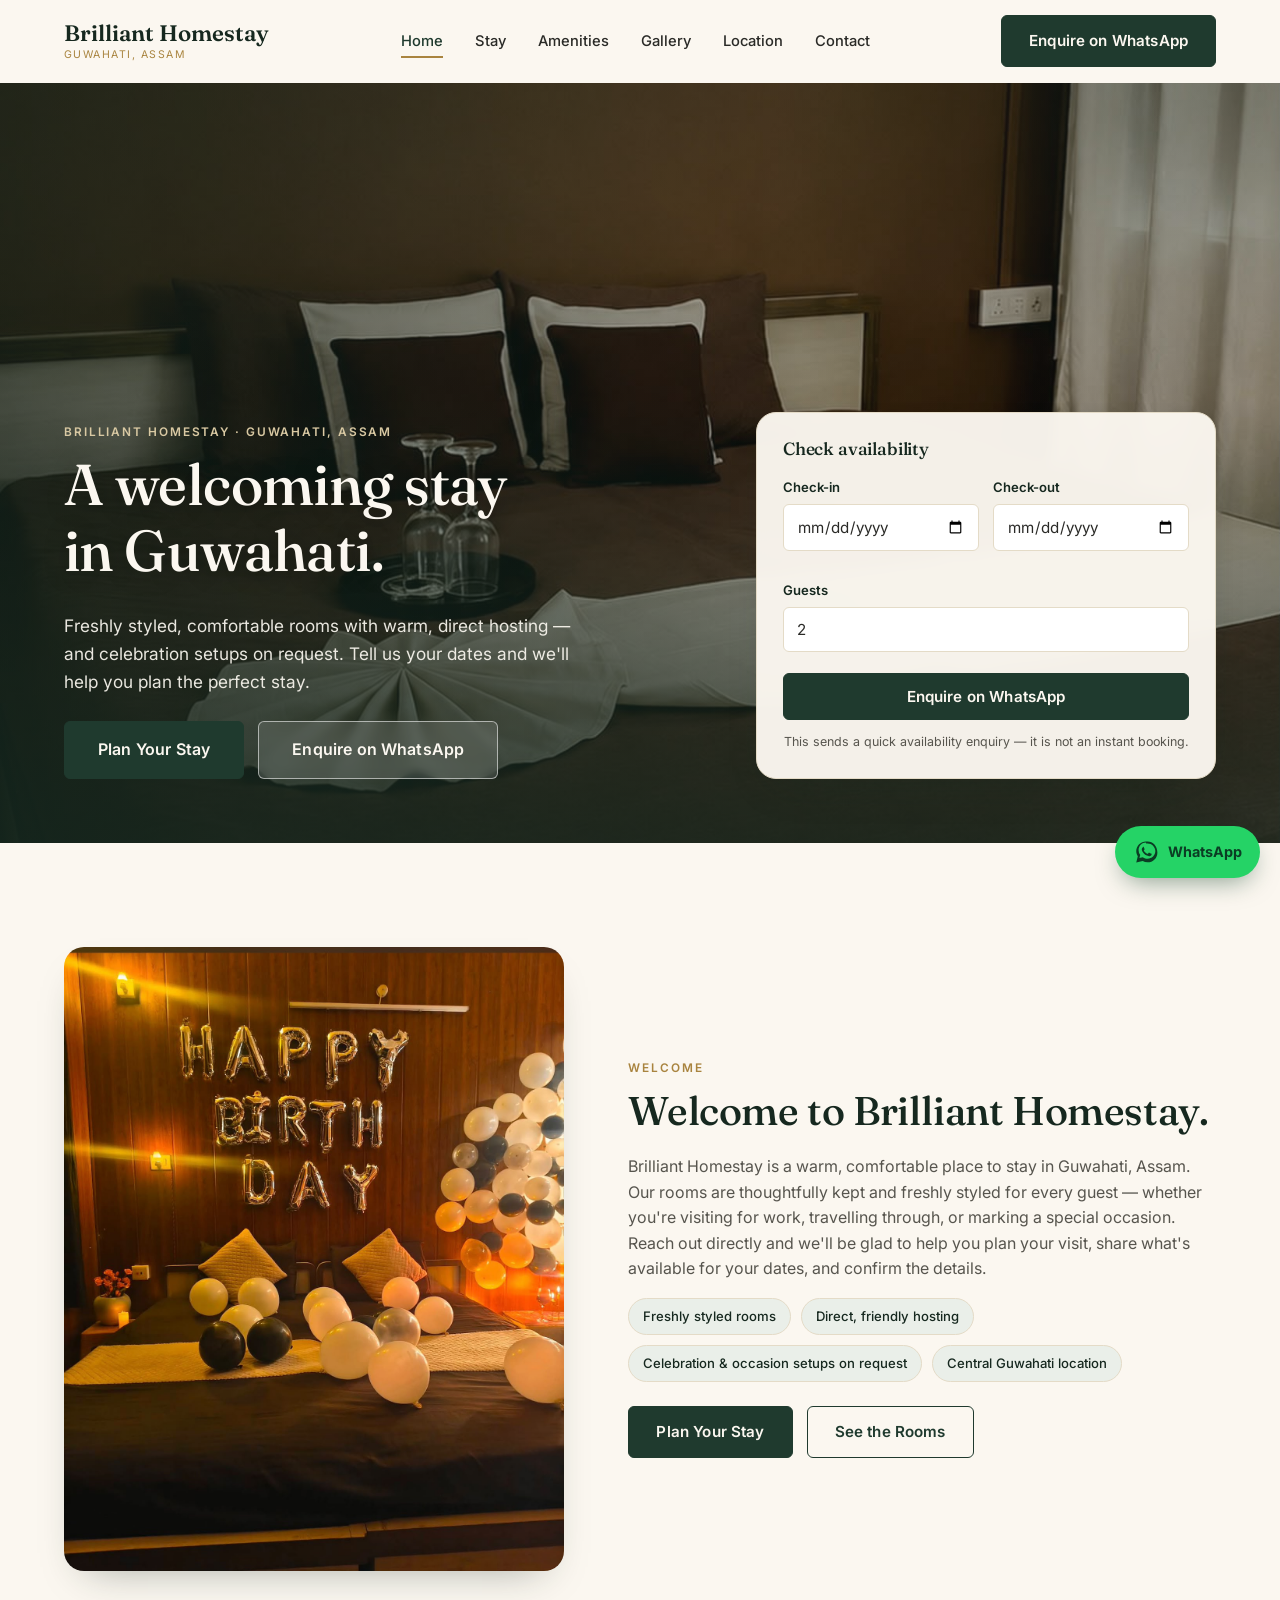
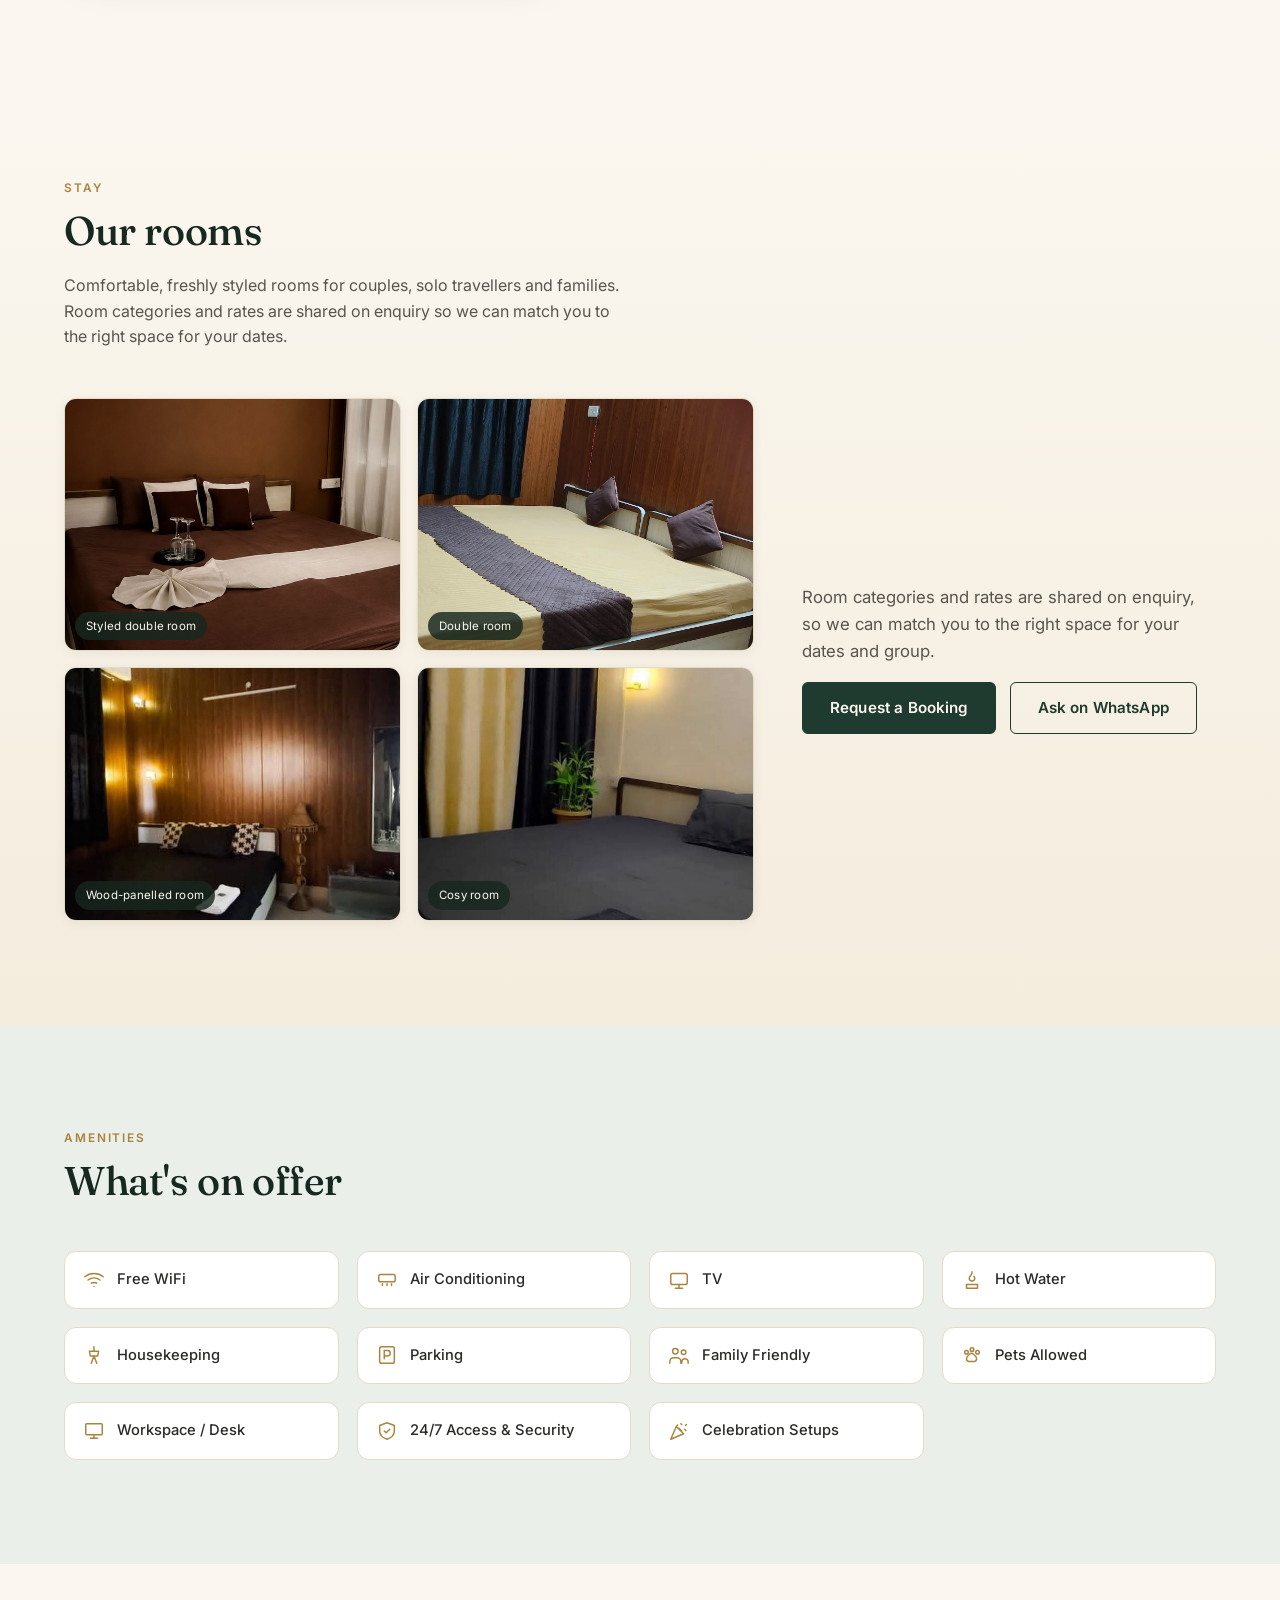
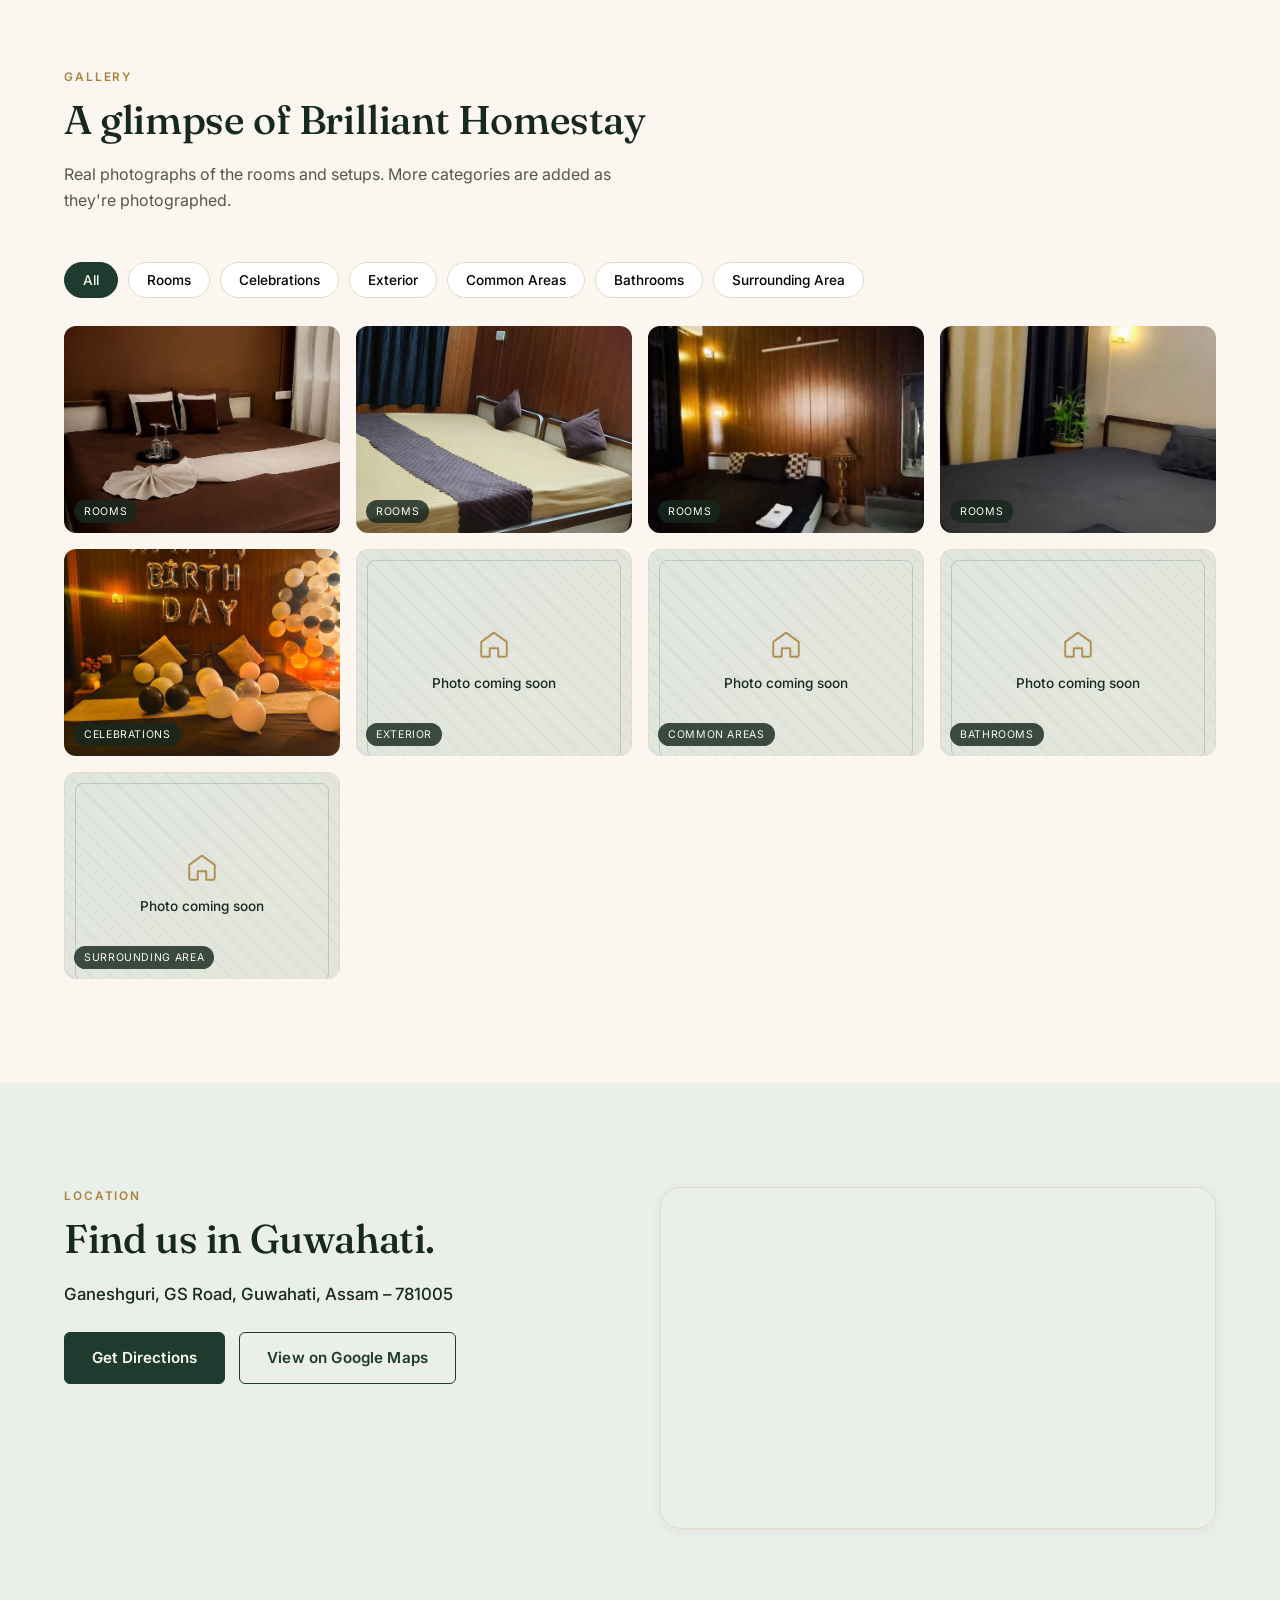
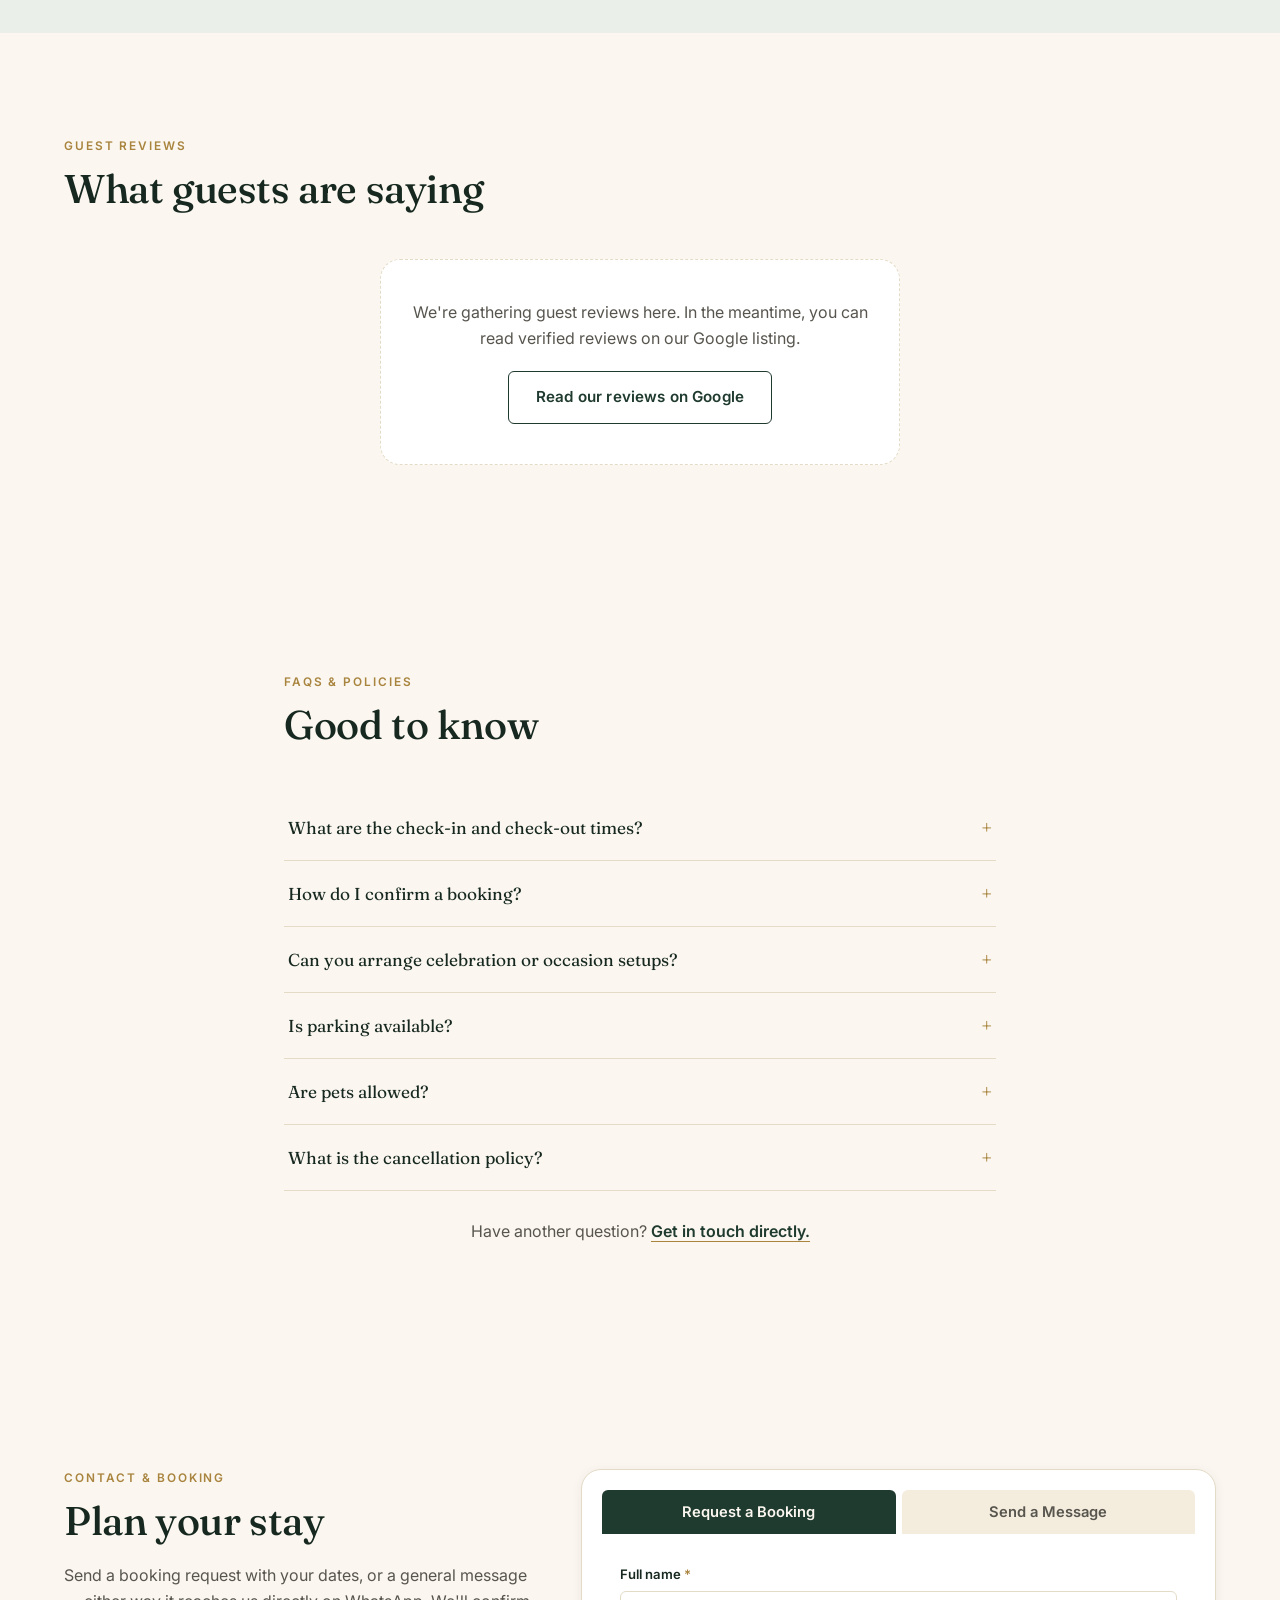
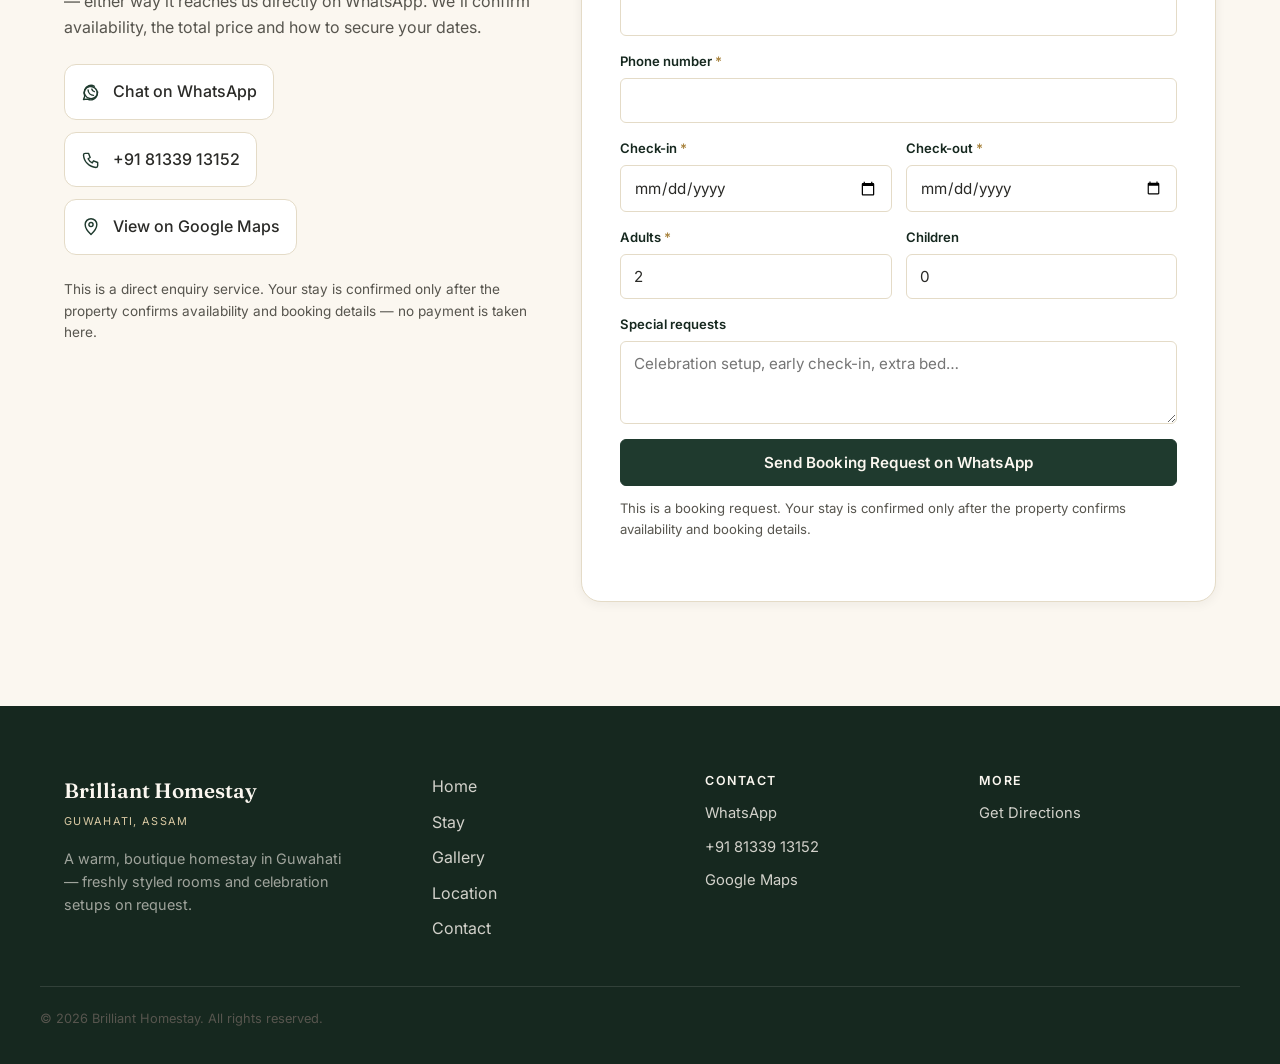
<file: index.html>
<!DOCTYPE html>
<html lang="en">
<head>
<meta charset="UTF-8" />
<meta name="viewport" content="width=device-width, initial-scale=1.0" />
<title>Brilliant Homestay | Boutique Homestay in Guwahati, Assam</title>
<meta name="description" content="Brilliant Homestay in Guwahati, Assam — a warm, boutique homestay with freshly styled rooms and celebration setups on request. Enquire directly by WhatsApp to check availability and plan your stay." />
<meta name="theme-color" content="#1F3A2E" />

<!-- Open Graph -->
<meta property="og:type" content="website" />
<meta property="og:site_name" content="Brilliant Homestay" />
<meta property="og:title" content="Brilliant Homestay | Guwahati, Assam" />
<meta property="og:description" content="A warm, boutique homestay in Guwahati, Assam. Enquire directly by WhatsApp to plan your stay." />
<meta property="og:image" content="images/gallery/room-brown-suite.jpg" />
<meta property="og:locale" content="en_IN" />

<!-- Twitter Card -->
<meta name="twitter:card" content="summary_large_image" />
<meta name="twitter:title" content="Brilliant Homestay | Guwahati, Assam" />
<meta name="twitter:description" content="A warm, boutique homestay in Guwahati, Assam. Enquire directly by WhatsApp to plan your stay." />
<meta name="twitter:image" content="images/gallery/room-brown-suite.jpg" />

<link rel="icon" href="images/social/favicon.svg" type="image/svg+xml" />
<link rel="preconnect" href="https://fonts.googleapis.com">
<link rel="preconnect" href="https://fonts.gstatic.com" crossorigin>
<link href="https://fonts.googleapis.com/css2?family=Fraunces:ital,opsz,wght@0,9..144,400;0,9..144,500;0,9..144,600;1,9..144,500&family=Inter:wght@400;500;600&display=swap" rel="stylesheet">
<link rel="stylesheet" href="css/style.css" />
</head>
<body>

<a class="skip-link" href="#main">Skip to content</a>

<!-- ============================= HEADER ============================= -->
<header class="site-header" id="site-header">
  <div class="container header-inner">
    <a href="#home" class="wordmark" aria-label="Brilliant Homestay, home">
      <span class="wordmark-main">Brilliant Homestay</span>
      <span class="wordmark-sub">Guwahati, Assam</span>
    </a>

    <nav class="main-nav" id="main-nav" aria-label="Primary">
      <ul class="nav-links">
        <li><a href="#home" data-nav-for="home">Home</a></li>
        <li><a href="#stay" data-nav-for="stay">Stay</a></li>
        <li><a href="#amenities" data-nav-for="amenities">Amenities</a></li>
        <li><a href="#gallery" data-nav-for="gallery">Gallery</a></li>
        <li><a href="#location" data-nav-for="location">Location</a></li>
        <li><a href="#contact" data-nav-for="contact">Contact</a></li>
      </ul>
    </nav>

    <div class="header-actions">
      <a href="#contact" class="btn btn-primary" data-cta="whatsapp" data-cta-slot="header">Enquire on WhatsApp</a>
      <button class="menu-toggle" id="menu-toggle" aria-label="Open menu" aria-expanded="false" aria-controls="mobile-menu">
        <span></span><span></span><span></span>
      </button>
    </div>
  </div>

  <!-- Mobile menu -->
  <div class="mobile-menu" id="mobile-menu" hidden>
    <ul class="mobile-nav-links">
      <li><a href="#home" data-nav-for="home">Home</a></li>
      <li><a href="#stay" data-nav-for="stay">Stay</a></li>
      <li><a href="#amenities" data-nav-for="amenities">Amenities</a></li>
      <li><a href="#gallery" data-nav-for="gallery">Gallery</a></li>
      <li><a href="#location" data-nav-for="location">Location</a></li>
      <li><a href="#contact" data-nav-for="contact">Contact</a></li>
    </ul>
    <a href="#contact" class="btn btn-primary btn-block" data-cta="whatsapp" data-cta-slot="mobile-menu">Enquire on WhatsApp</a>
  </div>
</header>

<main id="main">

  <!-- ============================= HERO ============================= -->
  <section class="hero" id="home">
    <div class="hero-media" id="hero-media">
      <div class="img-placeholder" data-placeholder-category="Rooms" data-placeholder-label="Brilliant Homestay">
        <svg class="placeholder-icon" viewBox="0 0 24 24" aria-hidden="true"><path d="M3 10.5 12 4l9 6.5V20a1 1 0 0 1-1 1h-5v-6H9v6H4a1 1 0 0 1-1-1z"/></svg>
        <span class="placeholder-text">Photograph coming soon</span>
      </div>
      <div class="hero-scrim" aria-hidden="true"></div>
    </div>

    <div class="container hero-content-wrap">
      <div class="hero-content reveal">
        <p class="eyebrow eyebrow-light">Brilliant Homestay &middot; Guwahati, Assam</p>
        <h1>A welcoming stay<br>in Guwahati.</h1>
        <p class="hero-lead">Freshly styled, comfortable rooms with warm, direct hosting — and celebration setups on request. Tell us your dates and we'll help you plan the perfect stay.</p>

        <div class="hero-cta">
          <a href="#contact" class="btn btn-primary btn-lg" data-scroll="#contact">Plan Your Stay</a>
          <a href="#contact" class="btn btn-ghost btn-lg" data-cta="whatsapp" data-cta-slot="hero">Enquire on WhatsApp</a>
        </div>
      </div>

      <!-- Compact stay-enquiry panel -->
      <form class="enquiry-panel reveal" id="hero-enquiry-form" novalidate aria-labelledby="hero-enquiry-heading">
        <h2 id="hero-enquiry-heading" class="enquiry-panel-title">Check availability</h2>
        <div class="enquiry-grid">
          <div class="field">
            <label for="hero-checkin">Check-in</label>
            <input type="date" id="hero-checkin" name="checkin" required />
          </div>
          <div class="field">
            <label for="hero-checkout">Check-out</label>
            <input type="date" id="hero-checkout" name="checkout" required />
          </div>
          <div class="field field-guests">
            <label for="hero-guests">Guests</label>
            <input type="number" id="hero-guests" name="guests" min="1" max="20" value="2" inputmode="numeric" required />
          </div>
        </div>
        <p class="field-error" id="hero-enquiry-error" role="alert" hidden></p>
        <button type="submit" class="btn btn-primary btn-block">Enquire on WhatsApp</button>
        <p class="enquiry-note">This sends a quick availability enquiry — it is not an instant booking.</p>
      </form>
    </div>
  </section>

  <!-- ============================= ABOUT ============================= -->
  <section class="section intro-section" id="welcome">
    <div class="container intro-grid">
      <div class="intro-media reveal">
        <div class="img-placeholder img-placeholder--tall" id="about-media" data-placeholder-category="Common Areas" data-placeholder-label="Brilliant Homestay">
          <svg class="placeholder-icon" viewBox="0 0 24 24" aria-hidden="true"><path d="M4 4h16v12H4zM2 20h20M9 8h6M9 11h6"/></svg>
          <span class="placeholder-text">Photograph coming soon</span>
        </div>
      </div>
      <div class="intro-text reveal">
        <p class="eyebrow">Welcome</p>
        <h2>Welcome to Brilliant Homestay.</h2>
        <p class="intro-body" id="intro-body"></p>
        <ul class="highlight-chips" id="highlight-chips" hidden></ul>
        <div class="intro-actions">
          <a href="#contact" class="btn btn-primary" data-scroll="#contact">Plan Your Stay</a>
          <a href="#stay" class="btn btn-outline" data-scroll="#stay">See the Rooms</a>
        </div>
      </div>
    </div>
  </section>

  <!-- ============================= ACCOMMODATION ============================= -->
  <section class="section stay-section" id="stay">
    <div class="container">
      <div class="section-heading reveal">
        <p class="eyebrow">Stay</p>
        <h2>Our rooms</h2>
        <p class="section-sub" id="stay-sub"></p>
      </div>

      <!-- Confirmed room categories render here (when configured) -->
      <div id="rooms-grid" class="rooms-grid" hidden></div>

      <!-- General accommodation strip (real photos, no invented categories) -->
      <div id="rooms-general" class="rooms-general">
        <div class="rooms-general-media" id="rooms-general-media"></div>
        <div class="rooms-general-cta reveal">
          <p>Room categories and rates are shared on enquiry, so we can match you to the right space for your dates and group.</p>
          <div class="rooms-general-actions">
            <a href="#contact" class="btn btn-primary" data-scroll="#contact">Request a Booking</a>
            <a href="#contact" class="btn btn-outline" data-cta="whatsapp" data-cta-slot="rooms">Ask on WhatsApp</a>
          </div>
        </div>
      </div>
    </div>
  </section>

  <!-- ============================= AMENITIES ============================= -->
  <section class="section amenities-section" id="amenities" hidden>
    <div class="container">
      <div class="section-heading reveal">
        <p class="eyebrow">Amenities</p>
        <h2>What's on offer</h2>
      </div>
      <ul id="amenities-list" class="amenities-list"></ul>
    </div>
  </section>

  <!-- ============================= GALLERY ============================= -->
  <section class="section gallery-section" id="gallery">
    <div class="container">
      <div class="section-heading reveal">
        <p class="eyebrow">Gallery</p>
        <h2>A glimpse of Brilliant Homestay</h2>
        <p class="section-sub">Real photographs of the rooms and setups. More categories are added as they're photographed.</p>
      </div>

      <div class="gallery-filters" id="gallery-filters" role="tablist" aria-label="Filter gallery by category"></div>
      <div class="gallery-grid" id="gallery-grid"></div>
    </div>
  </section>

  <!-- Lightbox -->
  <div class="lightbox" id="lightbox" hidden role="dialog" aria-modal="true" aria-label="Photo viewer">
    <button class="lightbox-close" id="lightbox-close" aria-label="Close photo viewer">&times;</button>
    <button class="lightbox-nav lightbox-prev" id="lightbox-prev" aria-label="Previous photo">&#8249;</button>
    <div class="lightbox-stage" id="lightbox-stage"></div>
    <button class="lightbox-nav lightbox-next" id="lightbox-next" aria-label="Next photo">&#8250;</button>
    <p class="lightbox-caption" id="lightbox-caption"></p>
  </div>

  <!-- ============================= LOCATION ============================= -->
  <section class="section location-section" id="location">
    <div class="container location-grid">
      <div class="location-text reveal">
        <p class="eyebrow">Location</p>
        <h2>Find us in Guwahati.</h2>
        <p id="location-address" class="location-address" hidden></p>
        <p class="location-fallback" id="location-fallback">Guwahati, Assam, India. Use the map and the “Get Directions” link below for precise navigation to Brilliant Homestay.</p>

        <ul class="location-landmarks" id="location-landmarks" hidden></ul>

        <div class="location-actions">
          <a id="location-directions" href="#" target="_blank" rel="noopener" class="btn btn-primary">Get Directions</a>
          <a id="location-maps-view" href="#" target="_blank" rel="noopener" class="btn btn-outline">View on Google Maps</a>
        </div>
      </div>
      <div class="location-map reveal">
        <iframe id="location-embed" title="Brilliant Homestay location on Google Maps" loading="lazy" referrerpolicy="no-referrer-when-downgrade" src=""></iframe>
      </div>
    </div>
  </section>

  <!-- ============================= REVIEWS ============================= -->
  <section class="section reviews-section" id="reviews">
    <div class="container">
      <div class="section-heading reveal">
        <p class="eyebrow">Guest Reviews</p>
        <h2>What guests are saying</h2>
      </div>
      <div id="reviews-grid" class="reviews-grid"></div>
      <!-- Shown when no reviews are configured yet -->
      <div id="reviews-fallback" class="reviews-fallback reveal">
        <p>We're gathering guest reviews here. In the meantime, you can read verified reviews on our Google listing.</p>
        <a id="reviews-google-link" href="#" target="_blank" rel="noopener" class="btn btn-outline">Read our reviews on Google</a>
      </div>
    </div>
  </section>

  <!-- ============================= FAQ ============================= -->
  <section class="section faq-section" id="faq" hidden>
    <div class="container faq-container">
      <div class="section-heading reveal">
        <p class="eyebrow">FAQs &amp; Policies</p>
        <h2>Good to know</h2>
      </div>
      <div id="faq-list" class="faq-list"></div>
      <p class="faq-cta">Have another question? <a href="#contact" data-scroll="#contact">Get in touch directly.</a></p>
    </div>
  </section>

  <!-- ============================= CONTACT / BOOKING ============================= -->
  <section class="section contact-section" id="contact">
    <div class="container contact-grid">
      <div class="contact-intro reveal">
        <p class="eyebrow">Contact &amp; Booking</p>
        <h2>Plan your stay</h2>
        <p>Send a booking request with your dates, or a general message — either way it reaches us directly on WhatsApp. We'll confirm availability, the total price and how to secure your dates.</p>

        <div class="contact-methods" id="contact-methods"></div>

        <div class="config-callout" id="contact-config-note" hidden>
          <strong>Almost ready.</strong>
          <span>Direct WhatsApp enquiries switch on the moment the property's WhatsApp number is added to the site configuration. Until then, please use the Google Maps listing to get in touch.</span>
        </div>

        <p class="contact-note">This is a direct enquiry service. Your stay is confirmed only after the property confirms availability and booking details — no payment is taken here.</p>
      </div>

      <div class="form-panel reveal">
        <!-- Tabs -->
        <div class="form-tabs" role="tablist" aria-label="Choose enquiry type">
          <button class="form-tab is-active" id="tab-booking" role="tab" aria-selected="true" aria-controls="panel-booking" type="button">Request a Booking</button>
          <button class="form-tab" id="tab-message" role="tab" aria-selected="false" aria-controls="panel-message" type="button">Send a Message</button>
        </div>

        <!-- ---------- BOOKING REQUEST FORM ---------- -->
        <form class="stay-form" id="booking-form" role="tabpanel" aria-labelledby="tab-booking" novalidate>
          <div class="field">
            <label for="bk-name">Full name <span class="req" aria-hidden="true">*</span></label>
            <input type="text" id="bk-name" name="name" autocomplete="name" required />
            <span class="field-error" data-error-for="bk-name" role="alert"></span>
          </div>

          <div class="field">
            <label for="bk-phone">Phone number <span class="req" aria-hidden="true">*</span></label>
            <input type="tel" id="bk-phone" name="phone" autocomplete="tel" inputmode="tel" required />
            <span class="field-error" data-error-for="bk-phone" role="alert"></span>
          </div>

          <div class="field-row">
            <div class="field">
              <label for="bk-checkin">Check-in <span class="req" aria-hidden="true">*</span></label>
              <input type="date" id="bk-checkin" name="checkin" required />
              <span class="field-error" data-error-for="bk-checkin" role="alert"></span>
            </div>
            <div class="field">
              <label for="bk-checkout">Check-out <span class="req" aria-hidden="true">*</span></label>
              <input type="date" id="bk-checkout" name="checkout" required />
              <span class="field-error" data-error-for="bk-checkout" role="alert"></span>
            </div>
          </div>

          <div class="field-row">
            <div class="field">
              <label for="bk-adults">Adults <span class="req" aria-hidden="true">*</span></label>
              <input type="number" id="bk-adults" name="adults" min="1" max="20" value="2" inputmode="numeric" required />
              <span class="field-error" data-error-for="bk-adults" role="alert"></span>
            </div>
            <div class="field">
              <label for="bk-children">Children</label>
              <input type="number" id="bk-children" name="children" min="0" max="20" value="0" inputmode="numeric" />
            </div>
          </div>

          <!-- Accommodation preference only appears if real room options are configured -->
          <div class="field" id="bk-room-field" hidden>
            <label for="bk-room">Accommodation preference</label>
            <select id="bk-room" name="room">
              <option value="">No preference</option>
            </select>
          </div>

          <!-- Rooms count only appears if room options are configured -->
          <div class="field" id="bk-rooms-field" hidden>
            <label for="bk-rooms">Number of rooms</label>
            <input type="number" id="bk-rooms" name="rooms" min="1" max="10" value="1" inputmode="numeric" />
          </div>

          <div class="field">
            <label for="bk-requests">Special requests</label>
            <textarea id="bk-requests" name="requests" rows="3" placeholder="Celebration setup, early check-in, extra bed…"></textarea>
          </div>

          <!-- Live summary -->
          <div class="booking-summary" id="booking-summary" hidden aria-live="polite">
            <p class="booking-summary-title">Your request</p>
            <dl id="booking-summary-list"></dl>
          </div>

          <button type="submit" class="btn btn-primary btn-block" id="booking-submit">Send Booking Request on WhatsApp</button>
          <p class="form-hint">This is a booking request. Your stay is confirmed only after the property confirms availability and booking details.</p>
          <p class="form-status" id="booking-status" role="status" aria-live="polite"></p>
        </form>

        <!-- ---------- CONTACT / MESSAGE FORM ---------- -->
        <form class="stay-form" id="contact-form" role="tabpanel" aria-labelledby="tab-message" novalidate hidden>
          <div class="field">
            <label for="cf-name">Full name <span class="req" aria-hidden="true">*</span></label>
            <input type="text" id="cf-name" name="name" autocomplete="name" required />
            <span class="field-error" data-error-for="cf-name" role="alert"></span>
          </div>

          <div class="field">
            <label for="cf-phone">Phone number <span class="req" aria-hidden="true">*</span></label>
            <input type="tel" id="cf-phone" name="phone" autocomplete="tel" inputmode="tel" required />
            <span class="field-error" data-error-for="cf-phone" role="alert"></span>
          </div>

          <div class="field">
            <label for="cf-email">Email <span class="opt">(optional)</span></label>
            <input type="email" id="cf-email" name="email" autocomplete="email" />
            <span class="field-error" data-error-for="cf-email" role="alert"></span>
          </div>

          <div class="field">
            <label for="cf-subject">Enquiry subject <span class="opt">(optional)</span></label>
            <input type="text" id="cf-subject" name="subject" />
          </div>

          <div class="field">
            <label for="cf-message">Message <span class="req" aria-hidden="true">*</span></label>
            <textarea id="cf-message" name="message" rows="5" required></textarea>
            <span class="field-error" data-error-for="cf-message" role="alert"></span>
          </div>

          <button type="submit" class="btn btn-primary btn-block" id="contact-submit">Continue to WhatsApp</button>
          <p class="form-hint">WhatsApp will open with your message. Tap Send to share it with our team.</p>
          <p class="form-status" id="contact-status" role="status" aria-live="polite"></p>
        </form>
      </div>
    </div>
  </section>

</main>

<!-- ============================= FOOTER ============================= -->
<footer class="site-footer">
  <div class="container footer-grid">
    <div class="footer-brand">
      <span class="wordmark-main">Brilliant Homestay</span>
      <span class="wordmark-sub">Guwahati, Assam</span>
      <p class="footer-blurb">A warm, boutique homestay in Guwahati — freshly styled rooms and celebration setups on request.</p>
    </div>

    <nav class="footer-nav" aria-label="Footer">
      <a href="#home" data-scroll="#home">Home</a>
      <a href="#stay" data-scroll="#stay">Stay</a>
      <a href="#gallery" data-scroll="#gallery">Gallery</a>
      <a href="#location" data-scroll="#location">Location</a>
      <a href="#contact" data-scroll="#contact">Contact</a>
    </nav>

    <div class="footer-col">
      <h3 class="footer-col-title">Contact</h3>
      <div class="footer-contact" id="footer-contact"></div>
    </div>

    <div class="footer-col">
      <h3 class="footer-col-title">More</h3>
      <div class="footer-policies" id="footer-policies"></div>
    </div>
  </div>
  <div class="container footer-bottom">
    <p>&copy; <span id="footer-year"></span> Brilliant Homestay. All rights reserved.</p>
  </div>
</footer>

<!-- ============================= FLOATING WHATSAPP ============================= -->
<a class="wa-fab" id="wa-fab" href="#contact" data-cta="whatsapp" data-cta-slot="fab" aria-label="Enquire on WhatsApp" hidden>
  <svg viewBox="0 0 32 32" aria-hidden="true" width="26" height="26"><path fill="currentColor" d="M16 3C9.4 3 4 8.3 4 14.9c0 2.3.7 4.5 1.9 6.4L4 29l7.9-1.8c1.8 1 3.9 1.5 6.1 1.5 6.6 0 12-5.3 12-11.9C30 8.3 24.6 3 18 3h-2zm.1 2.4h1.8c5.3 0 9.6 4.2 9.6 9.5 0 5.3-4.3 9.5-9.6 9.5-2 0-3.9-.6-5.5-1.6l-.4-.3-4.1 1 1-3.9-.3-.4a9.3 9.3 0 0 1-1.7-5.4c0-5.2 4-9.4 9.2-9.4zm-3.6 4.8c-.2 0-.5.1-.7.4-.3.3-1 1-1 2.4s1 2.8 1.2 3c.1.2 2 3.2 5 4.4 2.5 1 3 .8 3.6.8.6-.1 1.8-.8 2.1-1.5.3-.7.3-1.4.2-1.5-.1-.1-.3-.2-.7-.4-.3-.2-1.8-.9-2.1-1-.3-.1-.5-.2-.7.1-.2.3-.8 1-1 1.2-.2.2-.3.2-.6.1-.4-.2-1.4-.5-2.6-1.6-1-.9-1.6-1.9-1.8-2.2-.2-.3 0-.5.1-.6.1-.1.3-.3.4-.5.2-.2.2-.3.3-.5.1-.2.1-.4 0-.5 0-.1-.7-1.8-1-2.4-.2-.5-.5-.5-.7-.5h-.3z"/></svg>
  <span class="wa-fab-label">WhatsApp</span>
</a>

<!-- ============================= MOBILE BOTTOM BAR ============================= -->
<div class="mobile-bar" id="mobile-bar" hidden>
  <a href="#contact" class="mobile-bar-plan" data-scroll="#contact">
    <svg viewBox="0 0 24 24" aria-hidden="true"><rect x="3" y="4" width="18" height="17" rx="2"/><path d="M3 9h18M8 2v4M16 2v4"/></svg>
    Plan Your Stay
  </a>
  <a href="#contact" class="mobile-bar-wa" data-cta="whatsapp" data-cta-slot="mobile-bar">
    <svg viewBox="0 0 24 24" aria-hidden="true"><path d="M20 12a8 8 0 1 1-3.9-6.9M13 8.5c.3 1.5 1.5 2.7 3 3M8.5 9.5c.2 3.5 3 6.3 6.5 6.5"/><path d="M3 21l1.5-4A8 8 0 1 1 8 20.5L3 21z"/></svg>
    WhatsApp
  </a>
</div>

<script src="js/config.js"></script>
<script src="js/script.js"></script>
</body>
</html>
</file>
<file: css/style.css>
/* ============================================================================
   BRILLIANT HOMESTAY — STYLES
   Boutique hospitality: ivory, warm beige, deep forest green, brass accents.
   ========================================================================== */

:root {
  --ivory: #fbf7f0;
  --ivory-deep: #f4ecdd;
  --beige: #efe4cf;
  --forest: #1f3a2e;
  --forest-deep: #16281f;
  --forest-tint: #eaefe9;
  --charcoal: #2a2a27;
  --charcoal-soft: #57554e;
  --brass: #a9843f;
  --brass-soft: #b8944f;
  --brass-light: #d9c9a3;
  --border: #e4dbc7;
  --white: #ffffff;
  --error: #a4423b;
  --wa: #1f3a2e;

  --font-serif: "Fraunces", Georgia, serif;
  --font-sans: "Inter", -apple-system, BlinkMacSystemFont, "Segoe UI", sans-serif;

  --radius-sm: 6px;
  --radius-md: 12px;
  --radius-lg: 20px;

  --shadow-soft: 0 18px 40px -22px rgba(22, 40, 31, 0.4);
  --shadow-card: 0 2px 12px rgba(42, 42, 39, 0.06);

  --header-height: 82px;
  --transition: 240ms cubic-bezier(0.4, 0, 0.2, 1);
}

* { box-sizing: border-box; }
[hidden] { display: none !important; }
html { scroll-behavior: smooth; scroll-padding-top: calc(var(--header-height) + 12px); }

@media (prefers-reduced-motion: reduce) {
  html { scroll-behavior: auto; }
  *, *::before, *::after {
    animation-duration: 0.01ms !important;
    animation-iteration-count: 1 !important;
    transition-duration: 0.01ms !important;
    scroll-behavior: auto !important;
  }
}

body {
  margin: 0;
  font-family: var(--font-sans);
  color: var(--charcoal);
  background: var(--ivory);
  line-height: 1.6;
  -webkit-font-smoothing: antialiased;
  overflow-x: hidden;
}

h1, h2, h3, h4 {
  font-family: var(--font-serif);
  color: var(--forest-deep);
  line-height: 1.14;
  margin: 0 0 0.5em;
  font-weight: 500;
  letter-spacing: -0.01em;
}
h1 { font-size: clamp(2.3rem, 5.2vw, 3.6rem); }
h2 { font-size: clamp(1.75rem, 3.2vw, 2.5rem); }
h3 { font-size: 1.28rem; }
p { margin: 0 0 1em; color: var(--charcoal-soft); }
a { color: inherit; text-decoration: none; }
ul { list-style: none; margin: 0; padding: 0; }
img { max-width: 100%; display: block; }
button { font-family: inherit; }

.container { max-width: 1200px; margin: 0 auto; padding: 0 24px; }

.eyebrow {
  font-family: var(--font-sans);
  text-transform: uppercase;
  letter-spacing: 0.16em;
  font-size: 0.74rem;
  font-weight: 600;
  color: var(--brass);
  margin: 0 0 0.85em;
}
.eyebrow-light { color: var(--brass-light); }

.section { padding: clamp(64px, 9vw, 104px) 0; }
.section-heading { max-width: 660px; margin-bottom: 48px; }
.section-sub { max-width: 560px; }

/* Skip link */
.skip-link {
  position: absolute; left: -999px; top: 0;
  background: var(--forest); color: var(--ivory);
  padding: 12px 20px; z-index: 400; border-radius: 0 0 var(--radius-sm) 0;
}
.skip-link:focus { left: 0; }

/* Focus visibility */
a:focus-visible, button:focus-visible,
input:focus-visible, textarea:focus-visible, select:focus-visible {
  outline: 2px solid var(--brass);
  outline-offset: 3px;
}

/* Scroll reveal */
.reveal { opacity: 0; transform: translateY(22px); transition: opacity 620ms ease, transform 620ms cubic-bezier(0.22, 1, 0.36, 1); }
.reveal.is-visible { opacity: 1; transform: none; }
@media (prefers-reduced-motion: reduce) { .reveal { opacity: 1; transform: none; } }

/* ============================= BUTTONS ============================= */
.btn {
  display: inline-flex; align-items: center; justify-content: center; gap: 9px;
  padding: 13px 27px; border-radius: var(--radius-sm);
  font-size: 0.95rem; font-weight: 600; letter-spacing: 0.01em;
  border: 1px solid transparent; cursor: pointer;
  transition: transform var(--transition), background var(--transition), color var(--transition), border-color var(--transition), box-shadow var(--transition);
  white-space: nowrap;
}
.btn:hover { transform: translateY(-2px); }
.btn:active { transform: translateY(0); }

.btn-primary { background: var(--forest); color: var(--ivory); border-color: var(--forest); }
.btn-primary:hover { background: var(--forest-deep); border-color: var(--forest-deep); box-shadow: var(--shadow-soft); }

.btn-outline { background: transparent; color: var(--forest); border-color: var(--forest); }
.btn-outline:hover { background: var(--forest); color: var(--ivory); }

.btn-ghost { background: rgba(255,255,255,0.12); color: var(--ivory); border-color: rgba(255,255,255,0.55); backdrop-filter: blur(4px); }
.btn-ghost:hover { background: rgba(255,255,255,0.22); border-color: var(--ivory); }

.btn-lg { padding: 15px 33px; font-size: 1rem; }
.btn-block { width: 100%; }
.btn[disabled], .btn.is-disabled { opacity: 0.5; cursor: not-allowed; transform: none !important; }

/* ============================= HEADER ============================= */
.site-header {
  position: sticky; top: 0; z-index: 100;
  background: rgba(251, 247, 240, 0.86);
  backdrop-filter: saturate(150%) blur(8px);
  border-bottom: 1px solid transparent;
  transition: background var(--transition), border-color var(--transition), box-shadow var(--transition);
}
.site-header.is-scrolled {
  background: rgba(251, 247, 240, 0.96);
  border-bottom-color: var(--border);
  box-shadow: 0 4px 20px rgba(22, 40, 31, 0.06);
}
.header-inner { height: var(--header-height); display: flex; align-items: center; justify-content: space-between; gap: 24px; }
.wordmark { display: flex; flex-direction: column; line-height: 1.1; }
.wordmark-main { font-family: var(--font-serif); font-size: 1.4rem; color: var(--forest-deep); font-weight: 600; }
.wordmark-sub { font-size: 0.66rem; letter-spacing: 0.14em; text-transform: uppercase; color: var(--brass); margin-top: 3px; }

.main-nav { display: none; }
.nav-links { display: flex; gap: 32px; }
.nav-links a { font-size: 0.92rem; font-weight: 500; color: var(--charcoal); position: relative; padding: 6px 0; transition: color var(--transition); }
.nav-links a:hover, .nav-links a.is-active { color: var(--forest); }
.nav-links a.is-active::after { content: ""; position: absolute; left: 0; right: 0; bottom: -2px; height: 2px; background: var(--brass); }

.header-actions { display: flex; align-items: center; gap: 14px; }
.header-actions .btn-primary { display: none; }

.menu-toggle {
  width: 44px; height: 44px; display: flex; flex-direction: column; align-items: center; justify-content: center; gap: 5px;
  background: none; border: 1px solid var(--border); border-radius: var(--radius-sm); cursor: pointer;
}
.menu-toggle span { width: 20px; height: 2px; background: var(--forest-deep); transition: transform var(--transition), opacity var(--transition); }
.menu-toggle[aria-expanded="true"] span:nth-child(1) { transform: translateY(7px) rotate(45deg); }
.menu-toggle[aria-expanded="true"] span:nth-child(2) { opacity: 0; }
.menu-toggle[aria-expanded="true"] span:nth-child(3) { transform: translateY(-7px) rotate(-45deg); }

.mobile-menu { border-top: 1px solid var(--border); background: var(--ivory); padding: 20px 24px 28px; animation: menuDrop 240ms ease; }
@keyframes menuDrop { from { opacity: 0; transform: translateY(-8px); } to { opacity: 1; transform: none; } }
.mobile-nav-links { display: flex; flex-direction: column; gap: 2px; margin-bottom: 18px; }
.mobile-nav-links a { display: block; padding: 13px 4px; font-size: 1.05rem; font-weight: 500; border-bottom: 1px solid var(--border); }
.mobile-nav-links a.is-active { color: var(--forest); }

@media (min-width: 920px) {
  .main-nav { display: block; }
  .header-actions .btn-primary { display: inline-flex; }
  .menu-toggle { display: none; }
}

/* ============================= IMAGE PLACEHOLDERS ============================= */
.img-placeholder {
  position: relative; width: 100%; height: 100%; min-height: 220px;
  display: flex; flex-direction: column; align-items: center; justify-content: center; gap: 14px;
  background:
    linear-gradient(135deg, rgba(31,58,46,0.05), rgba(169,132,63,0.09)),
    repeating-linear-gradient(45deg, rgba(31,58,46,0.035) 0 2px, transparent 2px 14px);
  background-color: var(--forest-tint);
  border: 1px solid var(--border); border-radius: var(--radius-md);
  color: var(--forest); text-align: center; overflow: hidden;
}
.img-placeholder::before { content: ""; position: absolute; inset: 10px; border: 1px solid rgba(31, 58, 46, 0.18); border-radius: calc(var(--radius-md) - 4px); pointer-events: none; }
.placeholder-icon { width: 34px; height: 34px; fill: none; stroke: var(--brass); stroke-width: 1.4; stroke-linecap: round; stroke-linejoin: round; opacity: 0.85; }
.placeholder-text { font-size: 0.85rem; font-weight: 500; color: var(--forest-deep); padding: 0 20px; }
.img-placeholder--tall { min-height: 420px; }

/* ============================= HERO ============================= */
.hero { position: relative; min-height: min(92vh, 760px); display: flex; align-items: flex-end; overflow: hidden; }
.hero-media { position: absolute; inset: 0; z-index: 0; }
.hero-media .hero-img,
.hero-media .img-placeholder { width: 100%; height: 100%; object-fit: cover; border: none; border-radius: 0; min-height: 0; }
.hero-scrim {
  position: absolute; inset: 0;
  background:
    linear-gradient(180deg, rgba(22,40,31,0.42) 0%, rgba(22,40,31,0.22) 42%, rgba(22,40,31,0.78) 100%),
    linear-gradient(90deg, rgba(22,40,31,0.55) 0%, rgba(22,40,31,0.12) 60%, rgba(22,40,31,0) 100%);
}
.hero-content-wrap { position: relative; z-index: 2; width: 100%; padding-top: 120px; padding-bottom: 52px; display: block; }
.hero-content { max-width: 640px; color: var(--ivory); }
.hero-content h1 { color: var(--ivory); text-shadow: 0 2px 24px rgba(0,0,0,0.28); }
.hero-lead { color: rgba(251,247,240,0.92); font-size: 1.08rem; max-width: 540px; margin-bottom: 26px; }
.hero-cta { display: flex; flex-wrap: wrap; gap: 14px; }

@media (min-width: 940px) {
  .hero-content-wrap { display: grid; grid-template-columns: 1.1fr 0.9fr; gap: 48px; align-items: end; padding-bottom: 64px; }
}

.enquiry-panel {
  background: rgba(251, 247, 240, 0.97);
  border-radius: var(--radius-lg); padding: 26px;
  box-shadow: var(--shadow-soft); max-width: 460px; border: 1px solid var(--border);
  backdrop-filter: blur(6px); margin-top: 32px;
}
@media (min-width: 940px) { .enquiry-panel { margin-top: 0; justify-self: end; width: 100%; } }
.enquiry-panel-title { font-size: 1.1rem; margin-bottom: 18px; }
.enquiry-grid { display: grid; grid-template-columns: 1fr 1fr; gap: 14px; margin-bottom: 6px; }
.field-guests { grid-column: 1 / -1; }

/* ============================= FIELDS ============================= */
.field { display: flex; flex-direction: column; gap: 6px; margin-bottom: 15px; min-width: 0; }
.field label { font-size: 0.82rem; font-weight: 600; color: var(--forest-deep); }
.field .req { color: var(--brass); }
.field .opt { color: var(--charcoal-soft); font-weight: 400; font-size: 0.78rem; }
.field input, .field select, .field textarea {
  font-family: var(--font-sans); font-size: 0.95rem; padding: 12px 13px;
  border-radius: var(--radius-sm); border: 1px solid var(--border);
  background: var(--white); color: var(--charcoal); width: 100%;
  transition: border-color var(--transition), box-shadow var(--transition);
}
.field textarea { resize: vertical; }
.field input:focus, .field select:focus, .field textarea:focus { border-color: var(--brass); box-shadow: 0 0 0 3px rgba(169,132,63,0.12); }
.field input[aria-invalid="true"], .field textarea[aria-invalid="true"] { border-color: var(--error); }
.field-row { display: grid; grid-template-columns: 1fr 1fr; gap: 14px; }
.field-error { display: block; color: var(--error); font-size: 0.8rem; margin-top: -8px; margin-bottom: 12px; min-height: 1em; }
.field-error:empty { display: none; margin: 0; }
.enquiry-note { font-size: 0.78rem; color: var(--charcoal-soft); margin: 12px 0 0; text-align: center; }

/* ============================= INTRO / ABOUT ============================= */
.intro-grid { display: grid; gap: 40px; align-items: center; }
.intro-media { position: relative; }
.intro-media .img-placeholder, .intro-media .about-img { min-height: 340px; border-radius: var(--radius-lg); }
.intro-media .about-img { width: 100%; height: 100%; object-fit: cover; box-shadow: var(--shadow-soft); }
.highlight-chips { display: flex; flex-wrap: wrap; gap: 10px; margin: 4px 0 24px; }
.highlight-chips li { font-size: 0.82rem; font-weight: 500; padding: 7px 14px; border-radius: 999px; background: var(--forest-tint); color: var(--forest-deep); border: 1px solid var(--border); }
.intro-actions { display: flex; flex-wrap: wrap; gap: 14px; }
@media (min-width: 940px) { .intro-grid { grid-template-columns: 0.92fr 1.08fr; gap: 64px; } }

/* ============================= ACCOMMODATION ============================= */
.stay-section { background: linear-gradient(180deg, var(--ivory) 0%, var(--ivory-deep) 100%); }
.rooms-grid { display: grid; gap: 28px; grid-template-columns: 1fr; }
@media (min-width: 720px) { .rooms-grid { grid-template-columns: repeat(2, 1fr); } }
@media (min-width: 1080px) { .rooms-grid { grid-template-columns: repeat(3, 1fr); } }
.room-card {
  background: var(--white); border: 1px solid var(--border); border-radius: var(--radius-lg);
  overflow: hidden; box-shadow: var(--shadow-card);
  transition: transform var(--transition), box-shadow var(--transition);
  display: flex; flex-direction: column;
}
.room-card:hover { transform: translateY(-4px); box-shadow: var(--shadow-soft); }
.room-card-media { height: 220px; overflow: hidden; }
.room-card-media img { width: 100%; height: 100%; object-fit: cover; transition: transform 600ms ease; }
.room-card:hover .room-card-media img { transform: scale(1.05); }
.room-card-media .img-placeholder { border-radius: 0; height: 100%; min-height: 0; }
.room-card-body { padding: 22px; display: flex; flex-direction: column; gap: 10px; flex: 1; }
.room-card-body h3 { margin-bottom: 2px; }
.room-meta { display: flex; gap: 14px; flex-wrap: wrap; font-size: 0.85rem; color: var(--charcoal-soft); }
.room-amenities { display: flex; flex-wrap: wrap; gap: 8px; margin: 4px 0 8px; }
.room-amenities li { font-size: 0.75rem; padding: 4px 10px; border-radius: 999px; background: var(--forest-tint); color: var(--forest-deep); }
.room-price { font-family: var(--font-serif); font-size: 1.2rem; color: var(--forest-deep); margin-top: auto; }
.room-price--enquire { font-size: 1rem; color: var(--brass); }
.room-price .price-unit { font-size: 0.78rem; color: var(--charcoal-soft); font-family: var(--font-sans); }
.room-card-body .btn { margin-top: 8px; }

/* General accommodation strip (no invented categories) */
.rooms-general { display: grid; gap: 32px; align-items: center; }
.rooms-general-media { display: grid; grid-template-columns: repeat(2, 1fr); gap: 16px; }
.rooms-general-figure { margin: 0; border-radius: var(--radius-md); overflow: hidden; position: relative; box-shadow: var(--shadow-card); background: var(--white); border: 1px solid var(--border); }
.rooms-general-figure img, .rooms-general-figure .img-placeholder { width: 100%; aspect-ratio: 4/3; object-fit: cover; border-radius: 0; min-height: 0; }
.rooms-general-figure img { transition: transform 600ms ease; }
.rooms-general-figure:hover img { transform: scale(1.05); }
.rooms-general-figure figcaption {
  position: absolute; left: 10px; bottom: 10px;
  background: rgba(22,40,31,0.82); color: var(--ivory);
  font-size: 0.72rem; letter-spacing: 0.02em; padding: 5px 11px; border-radius: 999px;
}
.rooms-general-cta p { font-size: 1.05rem; max-width: 460px; }
.rooms-general-actions { display: flex; flex-wrap: wrap; gap: 14px; }
@media (min-width: 900px) { .rooms-general { grid-template-columns: 1.25fr 0.75fr; gap: 48px; } }

/* ============================= AMENITIES ============================= */
.amenities-section { background: var(--forest-tint); }
.amenities-list { display: grid; grid-template-columns: repeat(2, 1fr); gap: 18px; }
@media (min-width: 640px) { .amenities-list { grid-template-columns: repeat(3, 1fr); } }
@media (min-width: 960px) { .amenities-list { grid-template-columns: repeat(4, 1fr); } }
.amenity-item {
  display: flex; align-items: center; gap: 12px; background: var(--white);
  padding: 16px 18px; border-radius: var(--radius-md); border: 1px solid var(--border);
  font-weight: 500; font-size: 0.92rem;
}
.amenity-item svg { width: 22px; height: 22px; stroke: var(--brass); fill: none; stroke-width: 1.6; flex-shrink: 0; stroke-linecap: round; stroke-linejoin: round; }

/* ============================= GALLERY ============================= */
.gallery-filters { display: flex; flex-wrap: wrap; gap: 10px; margin-bottom: 28px; }
.gallery-filters button {
  padding: 9px 18px; border-radius: 999px; border: 1px solid var(--border); background: var(--white);
  font-size: 0.85rem; font-weight: 500; cursor: pointer;
  transition: background var(--transition), color var(--transition), border-color var(--transition);
}
.gallery-filters button:hover { border-color: var(--brass); }
.gallery-filters button[aria-selected="true"] { background: var(--forest); border-color: var(--forest); color: var(--ivory); }

.gallery-grid { display: grid; grid-template-columns: repeat(2, 1fr); gap: 16px; }
@media (min-width: 640px) { .gallery-grid { grid-template-columns: repeat(3, 1fr); } }
@media (min-width: 960px) { .gallery-grid { grid-template-columns: repeat(4, 1fr); } }

.gallery-item { position: relative; aspect-ratio: 4 / 3; border-radius: var(--radius-md); overflow: hidden; cursor: pointer; border: none; padding: 0; display: block; width: 100%; background: var(--forest-tint); }
.gallery-item .img-placeholder { border-radius: var(--radius-md); }
.gallery-item img { width: 100%; height: 100%; object-fit: cover; transition: transform 600ms ease; }
.gallery-item:hover img, .gallery-item:focus-visible img { transform: scale(1.06); }
.gallery-item-tag {
  position: absolute; left: 10px; bottom: 10px;
  background: rgba(22, 40, 31, 0.82); color: var(--ivory);
  font-size: 0.66rem; letter-spacing: 0.06em; text-transform: uppercase; padding: 5px 10px; border-radius: 999px;
}
.gallery-item.is-hidden { display: none; }

/* Lightbox */
.lightbox { position: fixed; inset: 0; background: rgba(22, 40, 31, 0.95); z-index: 300; display: flex; flex-direction: column; align-items: center; justify-content: center; padding: 24px; animation: fadeIn 220ms ease; }
@keyframes fadeIn { from { opacity: 0; } to { opacity: 1; } }
.lightbox-stage { width: min(880px, 92vw); max-height: 74vh; display: flex; align-items: center; justify-content: center; }
.lightbox-stage .img-placeholder { width: 100%; aspect-ratio: 4/3; min-height: 0; }
.lightbox-stage img { max-height: 74vh; max-width: 100%; border-radius: var(--radius-md); object-fit: contain; }
.lightbox-caption { color: var(--ivory); margin-top: 16px; font-size: 0.9rem; }
.lightbox-close { position: absolute; top: 20px; right: 24px; width: 44px; height: 44px; border-radius: 50%; background: rgba(255,255,255,0.12); color: var(--ivory); border: none; font-size: 1.6rem; cursor: pointer; line-height: 1; }
.lightbox-nav { position: absolute; top: 50%; transform: translateY(-50%); width: 50px; height: 50px; border-radius: 50%; background: rgba(255,255,255,0.12); color: var(--ivory); border: none; font-size: 1.9rem; cursor: pointer; line-height: 1; }
.lightbox-prev { left: 16px; }
.lightbox-next { right: 16px; }
.lightbox-close:hover, .lightbox-nav:hover { background: rgba(255,255,255,0.24); }

/* ============================= LOCATION ============================= */
.location-section { background: var(--forest-tint); }
.location-grid { display: grid; gap: 40px; }
.location-address { font-size: 1.05rem; color: var(--forest-deep); font-weight: 500; }
.location-fallback { max-width: 440px; }
.location-landmarks { margin: 18px 0; display: flex; flex-direction: column; gap: 8px; }
.location-landmarks li { font-size: 0.92rem; color: var(--charcoal-soft); padding-left: 18px; position: relative; }
.location-landmarks li::before { content: ""; position: absolute; left: 0; top: 9px; width: 6px; height: 6px; border-radius: 50%; background: var(--brass); }
.location-actions { display: flex; flex-wrap: wrap; gap: 14px; margin-top: 24px; }
.location-map { border-radius: var(--radius-lg); overflow: hidden; border: 1px solid var(--border); min-height: 340px; box-shadow: var(--shadow-card); }
.location-map iframe { width: 100%; height: 100%; min-height: 340px; border: 0; display: block; }
@media (min-width: 920px) { .location-grid { grid-template-columns: 1fr 1fr; align-items: stretch; } }

/* ============================= REVIEWS ============================= */
.reviews-grid { display: grid; gap: 24px; grid-template-columns: 1fr; }
@media (min-width: 720px) { .reviews-grid { grid-template-columns: repeat(2, 1fr); } }
@media (min-width: 1080px) { .reviews-grid { grid-template-columns: repeat(3, 1fr); } }
.review-card { background: var(--white); border: 1px solid var(--border); border-radius: var(--radius-md); padding: 26px; }
.review-stars { color: var(--brass); letter-spacing: 2px; margin-bottom: 10px; font-size: 0.95rem; }
.review-text { font-style: italic; color: var(--charcoal); }
.review-meta { font-size: 0.82rem; color: var(--charcoal-soft); font-weight: 500; margin: 0; }
.reviews-fallback { text-align: center; max-width: 520px; margin: 0 auto; padding: 40px 28px; background: var(--white); border: 1px dashed var(--border); border-radius: var(--radius-lg); }
.reviews-fallback p { margin-bottom: 20px; }

/* ============================= FAQ ============================= */
.faq-container { max-width: 760px; }
.faq-list { display: flex; flex-direction: column; }
.faq-item { border-bottom: 1px solid var(--border); }
.faq-question {
  width: 100%; text-align: left; background: none; border: none; padding: 20px 4px;
  display: flex; justify-content: space-between; align-items: center; gap: 16px;
  font-family: var(--font-serif); font-size: 1.08rem; color: var(--forest-deep); cursor: pointer;
}
.faq-question .icon { transition: transform var(--transition); flex-shrink: 0; color: var(--brass); font-size: 1.3rem; }
.faq-question[aria-expanded="true"] .icon { transform: rotate(45deg); }
.faq-answer { overflow: hidden; max-height: 0; transition: max-height var(--transition); }
.faq-answer p { padding: 0 4px 20px; margin: 0; }
.faq-cta { margin-top: 28px; text-align: center; }
.faq-cta a { color: var(--forest); font-weight: 600; border-bottom: 1px solid var(--brass); }

/* ============================= CONTACT / FORMS ============================= */
.contact-grid { display: grid; gap: 48px; }
@media (min-width: 960px) { .contact-grid { grid-template-columns: 0.85fr 1.15fr; align-items: start; } }

.contact-methods { display: flex; flex-direction: column; gap: 12px; margin: 24px 0; }
.contact-method {
  display: flex; align-items: center; gap: 12px; padding: 14px 16px;
  border: 1px solid var(--border); border-radius: var(--radius-md); background: var(--white);
  font-weight: 500; width: fit-content; transition: border-color var(--transition), transform var(--transition);
}
.contact-method:hover { border-color: var(--brass); transform: translateX(2px); }
.contact-method svg { width: 20px; height: 20px; stroke: var(--forest); fill: none; stroke-width: 1.7; stroke-linecap: round; stroke-linejoin: round; }
.contact-note { font-size: 0.85rem; color: var(--charcoal-soft); }

.config-callout {
  display: flex; flex-direction: column; gap: 4px;
  background: #fdf6e6; border: 1px solid var(--brass-light); border-radius: var(--radius-md);
  padding: 16px 18px; margin: 16px 0; font-size: 0.9rem; color: var(--charcoal);
}
.config-callout strong { color: var(--forest-deep); }

.form-panel { background: var(--white); border: 1px solid var(--border); border-radius: var(--radius-lg); padding: 8px 8px 0; box-shadow: var(--shadow-card); overflow: hidden; }
.form-tabs { display: flex; gap: 6px; padding: 12px 12px 0; }
.form-tab {
  flex: 1; padding: 13px 12px; border: none; background: var(--ivory-deep); color: var(--charcoal-soft);
  font-weight: 600; font-size: 0.92rem; cursor: pointer; border-radius: var(--radius-sm) var(--radius-sm) 0 0;
  transition: background var(--transition), color var(--transition);
}
.form-tab.is-active { background: var(--forest); color: var(--ivory); }
.stay-form { padding: 26px 24px 28px; }
@media (min-width: 520px) { .stay-form { padding: 30px 30px 32px; } }

.booking-summary { background: var(--forest-tint); border: 1px solid var(--border); border-radius: var(--radius-md); padding: 16px 18px; margin: 6px 0 18px; }
.booking-summary-title { font-family: var(--font-serif); font-size: 1rem; color: var(--forest-deep); margin: 0 0 10px; }
.booking-summary dl { margin: 0; display: grid; gap: 6px; }
.summary-row { display: flex; justify-content: space-between; gap: 16px; font-size: 0.9rem; }
.summary-row dt { color: var(--charcoal-soft); margin: 0; }
.summary-row dd { margin: 0; font-weight: 600; color: var(--forest-deep); text-align: right; }

.form-hint { font-size: 0.82rem; color: var(--charcoal-soft); margin: 12px 0 0; }
.form-status { font-size: 0.9rem; margin: 12px 0 0; min-height: 1.2em; }
.form-status.is-success { color: var(--forest); font-weight: 600; }
.form-status.is-error { color: var(--error); font-weight: 600; }

/* ============================= FOOTER ============================= */
.site-footer { background: var(--forest-deep); color: rgba(251,247,240,0.82); padding: 68px 0 0; }
.footer-grid { display: grid; gap: 36px; padding-bottom: 44px; border-bottom: 1px solid rgba(251,247,240,0.12); }
.footer-brand .wordmark-main { color: var(--ivory); font-family: var(--font-serif); font-size: 1.3rem; display: block; }
.footer-brand .wordmark-sub { color: var(--brass-light); font-size: 0.68rem; letter-spacing: 0.12em; text-transform: uppercase; }
.footer-blurb { margin-top: 14px; font-size: 0.9rem; color: rgba(251,247,240,0.6); max-width: 280px; }
.footer-col-title { color: var(--ivory); font-family: var(--font-sans); font-size: 0.78rem; letter-spacing: 0.12em; text-transform: uppercase; font-weight: 600; margin-bottom: 14px; }
.footer-nav { display: flex; flex-direction: column; gap: 10px; }
.footer-nav a:hover { color: var(--ivory); }
.footer-contact, .footer-policies { display: flex; flex-direction: column; gap: 10px; font-size: 0.92rem; }
.footer-contact a:hover, .footer-policies a:hover { color: var(--ivory); }
.footer-bottom { padding: 22px 0; font-size: 0.8rem; color: rgba(251,247,240,0.5); }
@media (min-width: 760px) { .footer-grid { grid-template-columns: 1.4fr 1fr 1fr 1fr; } }

/* ============================= FLOATING WHATSAPP ============================= */
.wa-fab {
  position: fixed; right: 20px; bottom: 22px; z-index: 95;
  display: inline-flex; align-items: center; gap: 9px;
  background: #25d366; color: #0b3d24; padding: 13px 18px; border-radius: 999px;
  font-weight: 700; font-size: 0.9rem; box-shadow: 0 10px 26px -8px rgba(11, 61, 36, 0.5);
  transition: transform var(--transition), box-shadow var(--transition);
}
.wa-fab:hover { transform: translateY(-2px) scale(1.03); box-shadow: 0 14px 30px -8px rgba(11, 61, 36, 0.55); }
.wa-fab svg { color: #0b3d24; }
/* Lift the FAB above the mobile bar on small screens; hide its label there. */
@media (max-width: 919px) {
  .wa-fab { bottom: calc(74px + env(safe-area-inset-bottom)); right: 16px; padding: 14px; }
  .wa-fab-label { display: none; }
}

/* ============================= MOBILE BOTTOM BAR ============================= */
.mobile-bar {
  position: fixed; bottom: 0; left: 0; right: 0; z-index: 90;
  display: flex; gap: 10px; background: rgba(251,247,240,0.97); backdrop-filter: blur(8px);
  border-top: 1px solid var(--border); box-shadow: 0 -6px 20px rgba(0,0,0,0.06);
  padding: 10px 12px calc(10px + env(safe-area-inset-bottom));
}
.mobile-bar a {
  flex: 1; display: flex; align-items: center; justify-content: center; gap: 8px;
  padding: 13px 10px; border-radius: var(--radius-sm); font-size: 0.9rem; font-weight: 600; min-height: 48px;
  transition: background var(--transition), transform var(--transition);
}
.mobile-bar a:active { transform: scale(0.98); }
.mobile-bar a svg { width: 19px; height: 19px; stroke: currentColor; fill: none; stroke-width: 1.8; stroke-linecap: round; stroke-linejoin: round; }
.mobile-bar-plan { background: var(--forest); color: var(--ivory); border: 1px solid var(--forest); }
.mobile-bar-wa { background: #25d366; color: #0b3d24; border: 1px solid #25d366; }
@media (min-width: 920px) { .mobile-bar { display: none; } }

/* Body padding so mobile bar never covers content */
@media (max-width: 919px) {
  body.has-mobile-bar { padding-bottom: 76px; }
}
</file>
